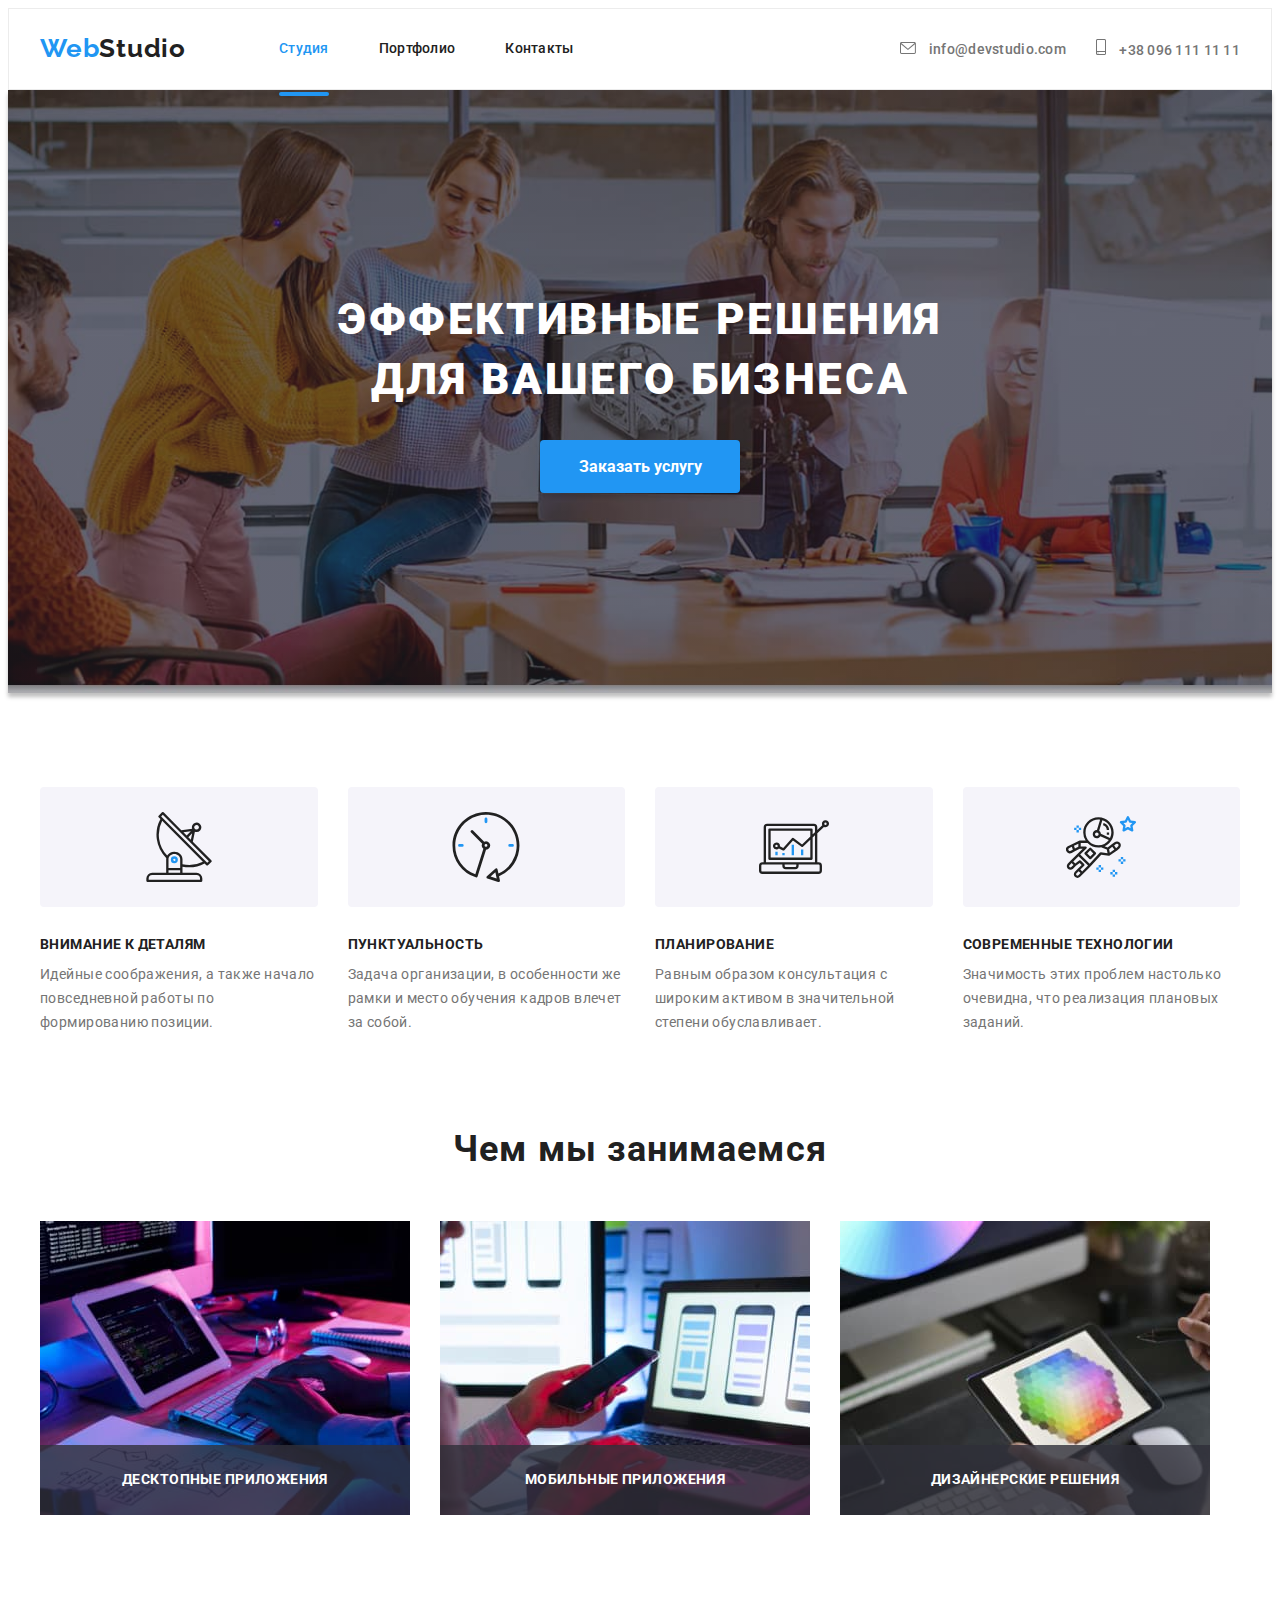
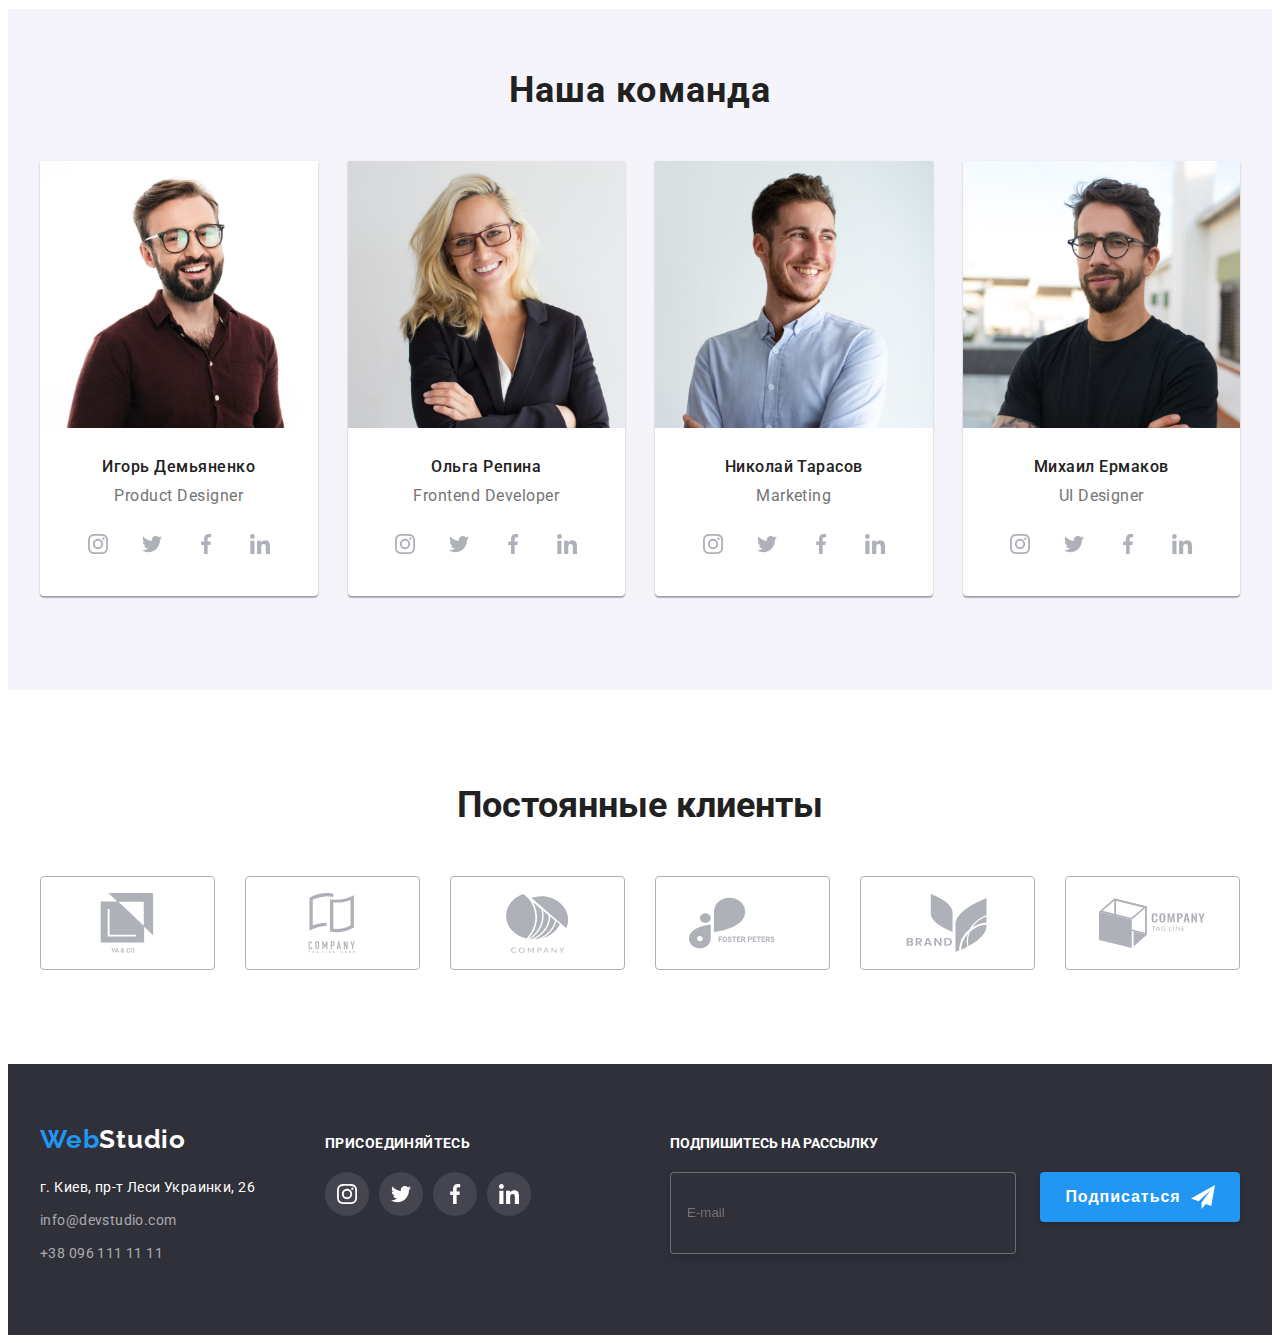
<file: index.html>
<!DOCTYPE html>
<html lang="ru">
  <head>
    <meta charset="UTF-8" />
    <meta http-equiv="X-UA-Compatible" content="IE=edge" />
    <meta name="viewport" content="width=device-width, initial-scale=1.0" />
    <link rel="preconnect" href="https://fonts.googleapis.com" />
    <link rel="preconnect" href="https://fonts.gstatic.com" crossorigin />
    <link
      href="https://fonts.googleapis.com/css2?family=Raleway:wght@700&family=Roboto:wght@400;500;700;900&display=swap"
      rel="stylesheet"
    />
    <title>Document</title>
    <link
      rel="stylesheet"
      href="https://cdnjs.cloudflare.com/ajax/libs/modern-normalize/1.1.0/modern-normalize.min.css"
      integrity="sha512-wpPYUAdjBVSE4KJnH1VR1HeZfpl1ub8YT/NKx4PuQ5NmX2tKuGu6U/JRp5y+Y8XG2tV+wKQpNHVUX03MfMFn9Q=="
      crossorigin="anonymous"
      referrerpolicy="no-referrer"
    />
    <link rel="stylesheet" href="./css/main.min.css" />
  </head>
  <body>
    <!--шапка сайта-->
    <header class="header">
      <div class="container header__list">
        <a class="logo link" href="./index.html" lang="en"
          >Web<span class="logo logo--black-color">Studio</span></a
        >
        <nav class="nav">
          <!-- logo-->

          <!--navigation-->
          <ul class="nav__list">
            <li class="nav__item">
              <a href="./index.html" class="nav__link link current">Студия</a>
            </li>
            <li class="nav__item">
              <a href="./portfolio.html" class="nav__link link">Портфолио</a>
            </li>
            <li class="nav__item">
              <a href="" class="nav__link link">Контакты</a>
            </li>
          </ul>
        </nav>

        <!--contacts-->
        <ul class="contacts">
          <li class="contacts__item">
            <a href="mailto:info@devstudio.com" class="contacts__mail link">
              <svg class="contacts__icon" width="16" height="12">
                <use href="./img/icons.svg#icon-mail"></use>
              </svg>
              info@devstudio.com</a
            >
          </li>
          <li class="contacts__item">
            <a href="tel:+380961111111" class="contacts__tel link">
              <svg class="contacts__icon" width="10" height="16">
                <use href="./img/icons.svg#icon-phone"></use>
              </svg>
              +38 096 111 11 11</a
            >
          </li>
        </ul>
        <!--mobile menu-->

        <button type="button" class="mob-btn" data-menu-button aria-controls="mob-header-nav">
          <svg width="24" height="16">
            <use class="icon-menu" href="./img/icons.svg#icon-menu-mob"></use>
            <use class="icon-cross" href="./img/symbol-close.svg#icon-Vector-close"></use>
          </svg>
        </button>

        <div class="mob-header-nav" data-menu id="mob-header-nav">
          <nav class="main-mob-nav">
            <ul class="nav-links mob-menu">
              <li class="nav-item mob-menu__nav-item">
                <a
                  class="link current mob-menu__nav-link mob-menu__nav-link--current"
                  href="index.html"
                  >Студия</a
                >
              </li>
              <li class="nav-item mob-menu__nav-item">
                <a class="link mob-menu__nav-link" href="./portfolio.html">Портфолио</a>
              </li>
              <li class="nav-item mob-menu__nav-item">
                <a class="link mob-menu__nav-link" href="/">Контакты</a>
              </li>
            </ul>
          </nav>
          <div class="mob-contact">
            <ul class="mob-contacts-links mob-conect">
              <li class="mob-link-item mob-conect__link-item">
                <a class="mob-contact-link mob-conect__tell-link list" href="tel:+380961111111">
                  +38 096 111 11 11</a
                >
              </li>
              <li class="link-item mob-conect__link-item">
                <a
                  class="mob-contact-link mob-conect__contact-link list"
                  href="mailto:info@devstudio.com"
                >
                  info@devstudio.com</a
                >
              </li>
            </ul>
            <ul class="mob-soc-list">
              <li class="mob-soc-item">
                <a class="mob-soc-link" href="#">Instagram</a>
              </li>
              <li class="mob-soc-item">
                <a class="mob-soc-link" href="#">Twitter</a>
              </li>
              <li class="mob-soc-item">
                <a class="mob-soc-link" href="#">Facebook</a>
              </li>
              <li class="mob-soc-item">
                <a class="mob-soc-link" href="#">LinkedIn</a>
              </li>
            </ul>
          </div>
        </div>
      </div>
    </header>
    <main>
      <!--hero blok-->
      <section class="hero-section centered">
        <div class="container flex">
          <h1 class="hero-title">Эффективные решения для вашего бизнеса</h1>
          <button type="button" class="hero-btn" data-modal-open>Заказать услугу</button>
        </div>
      </section>

      <!--specifics section-->

      <section class="section after-hero centered">
        <div class="container">
          <!--скрытый заголовок-->
          <h2 class="visually-hidden">Особенности</h2>

          <ul class="position-list">
            <li class="position-item">
              <div class="features-thumb">
                <svg class="features-icon" width="70" height="70">
                  <use href="./img/icons.svg#icon-antenna"></use>
                </svg>
              </div>
              <h3 class="subject">Внимание к деталям</h3>
              <p class="text">
                Идейные соображения, а также начало повседневной работы по формированию позиции.
              </p>
            </li>
            <li class="position-item">
              <div class="features-thumb">
                <svg class="features-icon" width="70" height="70">
                  <use href="./img/icons.svg#icon-clock"></use>
                </svg>
              </div>
              <h3 class="subject">Пунктуальность</h3>
              <p class="text">
                Задача организации, в особенности же рамки и место обучения кадров влечет за собой.
              </p>
            </li>
            <li class="position-item">
              <div class="features-thumb">
                <svg class="features-icon" width="70" height="70">
                  <use href="./img/icons.svg#icon-diagram"></use>
                </svg>
              </div>
              <h3 class="subject">Планирование</h3>
              <p class="text">
                Равным образом консультация с широким активом в значительной степени обуславливает.
              </p>
            </li>
            <li class="position-item">
              <div class="features-thumb">
                <svg class="features-icon" width="70" height="70">
                  <use href="./img/icons.svg#icon-astronaut"></use>
                </svg>
              </div>
              <h3 class="subject">Современные технологии</h3>
              <p class="text">
                Значимость этих проблем настолько очевидна, что реализация плановых заданий.
              </p>
            </li>
          </ul>
        </div>
      </section>

      <!-- what we do section -->
      <section class="what-do centered">
        <div class="container">
          <h2 class="heading">Чем мы занимаемся</h2>
          <ul class="products">
            <li class="pictures">
              <div class="pictures-text">
                <picture>
                  <source
                    srcset="./img/box1.jpg 1x, ./img/box-1-x2.jpg 2x"
                    media="(min-width: 1200px)"
                  />
                  <img src="./img/box1.jpg" alt="человек печатает на клавиатуре" width="740" />
                </picture>
                <p class="pictures-name">Десктопные приложения</p>
              </div>
            </li>
            <li class="pictures">
              <div class="pictures-text">
                <picture>
                  <source
                    srcset="./img/box2.jpg 1x, ./img/box-2-x2.jpg 2x"
                    media="(min-width: 1200px)"
                  />
                  <img
                    src="./img/box2.jpg"
                    alt="человек держит в руках телефон на фоне открытого ноутбука"
                    width="740"
                  />
                </picture>

                <p class="pictures-name">Мобильные приложения</p>
              </div>
            </li>

            <li class="pictures">
              <div class="pictures-text">
                <picture>
                  <source
                    srcset="./img/box3.jpg 1x, ./img/box3-x2.jpg 2x"
                    media="(min-width: 1200px)"
                  />
                  <img
                    src="./img/box3.jpg"
                    alt="человек выбирает стилусом на планшете палитру цветов"
                    width="740"
                  />
                </picture>

                <p class="pictures-name">Дизайнерские решения</p>
              </div>
            </li>
          </ul>
        </div>
      </section>

      <!--our team  -->
      <section class="section team">
        <div class="container centered">
          <h2 class="team-title">Наша команда</h2>
          <ul class="list team-card">
            <li class="photo-card">
              <picture>
                <source
                  srcset="./img/designer.jpg 1x, ./img/designer-x2.jpg 2x"
                  media="(min-width: 1200px)"
                />
                <source
                  srcset="./img/designer-tab.jpg 1x, ./img/designer-tab-x2.jpg 2x"
                  media="(min-width: 768px)"
                />
                <source
                  srcset="./img/designer-mob.jpg 1x, ./img/designer-mob-x2.jpg 2x"
                  media="(min-width: 320px)"
                />
                <img src="./img/designer.jpg" alt="фото сотрудника Игорь Демьяненко" width="900" />
              </picture>

              <div class="team-blok">
                <h3 class="name-title">Игорь Демьяненко</h3>
                <p lang="en" class="profession">Product Designer</p>
                <ul class="icon-list">
                  <li class="icon-link">
                    <a class="link-icon" href="">
                      <svg class="team-icon">
                        <use href="./img/icons.svg#icon-instagram"></use>
                      </svg>
                    </a>
                  </li>
                  <li class="icon-link">
                    <a class="link-icon" href="">
                      <svg class="team-icon">
                        <use href="./img/icons.svg#icon-twitter"></use>
                      </svg>
                    </a>
                  </li>
                  <li class="icon-link">
                    <a class="link-icon" href="">
                      <svg class="team-icon">
                        <use href="./img/icons.svg#icon-facebook"></use>
                      </svg>
                    </a>
                  </li>
                  <li class="icon-link">
                    <a class="link-icon" href="">
                      <svg class="team-icon">
                        <use href="./img/icons.svg#icon-linkedin"></use>
                      </svg>
                    </a>
                  </li>
                </ul>
              </div>
            </li>
            <li class="photo-card">
              <picture>
                <source
                  srcset="./img/developer.jpg 1x, ./img/developer-2x.jpg 2x"
                  media="(min-width: 1200px)"
                />
                <source
                  srcset="./img/developer-tab.jpg 1x, ./img/developer-tab-2x.jpg 2x"
                  media="(min-width: 768px)"
                />
                <source
                  srcset="./img/developer-mob.jpg 1x, ./img/developer-mob-2x.jpg 2x"
                  media="(min-width: 320px)"
                />
                <img src="./img/developer.jpg" alt="фото сотрудника Ольга Репина" width="900" />
              </picture>

              <div class="team-blok">
                <h3 class="name-title">Ольга Репина</h3>
                <p lang="en" class="profession">Frontend Developer</p>
                <ul class="icon-list">
                  <li class="icon-link">
                    <a class="link-icon" href="">
                      <svg class="team-icon">
                        <use href="./img/icons.svg#icon-instagram"></use>
                      </svg>
                    </a>
                  </li>
                  <li class="icon-link">
                    <a class="link-icon" href="">
                      <svg class="team-icon">
                        <use href="./img/icons.svg#icon-twitter"></use>
                      </svg>
                    </a>
                  </li>
                  <li class="icon-link">
                    <a class="link-icon" href="">
                      <svg class="team-icon">
                        <use href="./img/icons.svg#icon-facebook"></use>
                      </svg>
                    </a>
                  </li>
                  <li class="icon-link">
                    <a class="link-icon" href="">
                      <svg class="team-icon">
                        <use href="./img/icons.svg#icon-linkedin"></use>
                      </svg>
                    </a>
                  </li>
                </ul>
              </div>
            </li>
            <li class="photo-card">
              <div class="team-content"></div>
              <picture>
                <source
                  srcset="./img/marketing.jpg 1x, ./img/marketing-2x.jpg 2x"
                  media="(min-width: 1200px)"
                />
                <source
                  srcset="./img/marketing-tab.jpg 1x, ./img/marketing-tab-2x.jpg 2x"
                  media="(min-width: 768px)"
                />
                <source
                  srcset="./img/marketing-mob.jpg 1x, ./img/marketing-mob-2x.jpg 2x"
                  media="(min-width: 320px)"
                />
                <img src="./img/marketing.jpg" alt=" фото сотрудника Николай Тарасов" width="900" />
              </picture>

              <div class="team-blok">
                <h3 class="name-title">Николай Тарасов</h3>
                <p lang="en" class="profession">Marketing</p>
                <ul class="icon-list">
                  <li class="icon-link">
                    <a class="link-icon" href="">
                      <svg class="team-icon">
                        <use href="./img/icons.svg#icon-instagram"></use>
                      </svg>
                    </a>
                  </li>
                  <li class="icon-link">
                    <a class="link-icon" href="">
                      <svg class="team-icon">
                        <use href="./img/icons.svg#icon-twitter"></use>
                      </svg>
                    </a>
                  </li>
                  <li class="icon-link">
                    <a class="link-icon" href="">
                      <svg class="team-icon">
                        <use href="./img/icons.svg#icon-facebook"></use>
                      </svg>
                    </a>
                  </li>
                  <li class="icon-link">
                    <a class="link-icon" href="">
                      <svg class="team-icon">
                        <use href="./img/icons.svg#icon-linkedin"></use>
                      </svg>
                    </a>
                  </li>
                </ul>
              </div>
            </li>
            <li class="photo-card">
              <picture>
                <source
                  srcset="./img/uldesigner.jpg 1x, ./img/uidesigner-2x.jpg 2x"
                  media="(min-width: 1200px)"
                />
                <source
                  srcset="./img/uidesigner-tab.jpg 1x, ./img/uidesigner-tab-2x.jpg 2x"
                  media="(min-width: 768px)"
                />
                <source
                  srcset="./img/uidesigner-mob.jpg 1x, ./img/uidesigner-mob-2x.jpg 2x"
                  media="(min-width: 320px)"
                />
                <img src="./img/uldesigner.jpg" alt="фото сотрудника" width="900" />
              </picture>

              <div class="team-blok">
                <h3 class="name-title">Михаил Ермаков</h3>
                <p lang="en" class="profession">UI Designer</p>
                <ul class="icon-list">
                  <li class="icon-link">
                    <a class="link-icon" href="">
                      <svg class="team-icon">
                        <use href="./img/icons.svg#icon-instagram"></use>
                      </svg>
                    </a>
                  </li>
                  <li class="icon-link">
                    <a class="link-icon" href="">
                      <svg class="team-icon">
                        <use href="./img/icons.svg#icon-twitter"></use>
                      </svg>
                    </a>
                  </li>
                  <li class="icon-link">
                    <a class="link-icon" href="">
                      <svg class="team-icon">
                        <use href="./img/icons.svg#icon-facebook"></use>
                      </svg>
                    </a>
                  </li>
                  <li class="icon-link">
                    <a class="link-icon" href="">
                      <svg class="team-icon">
                        <use href="./img/icons.svg#icon-linkedin"></use>
                      </svg>
                    </a>
                  </li>
                </ul>
              </div>
            </li>
          </ul>
        </div>
      </section>

      <!--Clients-->
      <section class="clients">
        <div class="container">
          <h2 class="section-title">Постоянные клиенты</h2>
          <ul class="clients-list">
            <li class="clients-item">
              <a class="clients-link" href="">
                <svg class="clients-logo">
                  <use href="./img/icons.svg#icon-ya"></use>
                </svg>
              </a>
            </li>
            <li class="clients-item">
              <a class="clients-link" href="">
                <svg class="clients-logo">
                  <use href="./img/icons.svg#icon-taglinehere"></use>
                </svg>
              </a>
            </li>
            <li class="clients-item">
              <a class="clients-link" href="">
                <svg class="clients-logo">
                  <use href="./img/icons.svg#icon-company"></use>
                </svg>
              </a>
            </li>
            <li class="clients-item">
              <div class="clients-thumb">
                <a class="clients-link" href="">
                  <svg class="clients-logo">
                    <use href="./img/icons.svg#icon-foster"></use>
                  </svg>
                </a>
              </div>
            </li>
            <li class="clients-item">
              <a class="clients-link" href="">
                <svg class="clients-logo">
                  <use href="./img/icons.svg#icon-brand"></use>
                </svg>
              </a>
            </li>
            <li class="clients-item">
              <a class="clients-link" href="">
                <svg class="clients-logo">
                  <use href="./img/icons.svg#icon-tagline"></use>
                </svg>
              </a>
            </li>
          </ul>
        </div>
      </section>
    </main>

    <!--подвал-->
    <footer class="footer">
      <div class="container footer__list">
        <!--logo-->
        <div class="footer__container-blocks">
          <div class="adress">
            <a class="logo link" href="./index.html" lang="en"
              >Web<span class="logo logo--white-color">Studio</span></a
            >

            <!--ccontacts-->

            <address class="adress__list">
              <ul>
                <li class="adress__item">г. Киев, пр-т Леси Украинки, 26</li>
                <li class="adress__contacts">
                  <a href="mailto:info@devstudio.com" class="link adress__link"
                    >info@devstudio.com</a
                  >
                </li>
                <li class="adress__contacts">
                  <a href="tel:+380961111111" class="link adress__link">+38 096 111 11 11</a>
                </li>
              </ul>
            </address>
          </div>

          <div class="join">
            <p class="join__title">Присоединяйтесь</p>
            <ul class="social">
              <li class="social__item">
                <a class="social__link" href="">
                  <svg class="social__icon">
                    <use href="./img/icons.svg#icon-instagram"></use>
                  </svg>
                </a>
              </li>
              <li class="social__item">
                <a class="social__link" href="">
                  <svg class="social__icon">
                    <use href="./img/icons.svg#icon-twitter"></use>
                  </svg>
                </a>
              </li>
              <li class="social__item">
                <a class="social__link" href="">
                  <svg class="social__icon">
                    <use href="./img/icons.svg#icon-facebook"></use>
                  </svg>
                </a>
              </li>
              <li class="social__item">
                <a class="social__link" href="">
                  <svg class="social__icon">
                    <use href="./img/icons.svg#icon-linkedin"></use>
                  </svg>
                </a>
              </li>
            </ul>
          </div>
        </div>
        <div class="subscribe">
          <p class="subscribe__title">Подпишитесь на рассылку</p>
          <form class="subscribe__form">
            <div class="subscribe__lable">
              <label for="user-email"></label>
              <input
                type="email"
                name="email"
                id="user-email"
                placeholder="E-mail"
                class="subscribe__field"
              />
            </div>
            <button type="submit" class="subscribe__btn">
              Подписаться
              <svg class="subscribe__icon" width="24" height="24">
                <use href="./img/icons.svg#icon-telegram"></use>
              </svg>
            </button>
          </form>
        </div>
      </div>
    </footer>
    <div class="backdrop is-hidden" data-modal>
      <div class="modal">
        <button type="button" class="btn-modal" data-modal-close>
          <svg data-modal-close class="close-icon" width="11" height="11">
            <use href="./img/symbol-close.svg#icon-Vector-close"></use>
          </svg>
        </button>
        <p class="form-title">Оставьте свои данные, мы вам перезвоним</p>
        <form class="form">
          <div class="form-field">
            <label for="name" class="form-label">Имя</label>
            <div class="modal-input">
              <input type="text" name="name" id="name" class="form-input" />
              <svg class="icon-input" width="18" height="18">
                <use href="./img/icons.svg#icon-name-form"></use>
              </svg>
            </div>
          </div>
          <div class="form-field">
            <label for="tel" class="form-label">Телефон</label>
            <div class="modal-input">
              <input type="tel" name="tel" id="tel" class="form-input" />
              <svg class="icon-input" width="18" height="18">
                <use href="./img/icons.svg#icon-tel-form"></use>
              </svg>
            </div>
          </div>
          <div class="form-field">
            <label for="mail" class="form-label">Почта</label>
            <div class="modal-input">
              <input type="email" name="mail" id="mail" class="form-input" />
              <svg class="icon-input" width="18" height="18">
                <use href="./img/icons.svg#icon-mail-form"></use>
              </svg>
            </div>
          </div>
          <div class="form-field-comment">
            <label for="comment" class="form-label">Комментарий</label>
            <textarea
              class="form-input comment-area"
              name="comment"
              id="comment"
              rows="10"
              placeholder="Введите текст"
            ></textarea>
          </div>
          <div class="policy-checkbox">
            <label for="policy" class="form-label text-policy">
              <input type="checkbox" name="policy" id="policy" class="checkbox" />
              <span class="icon-check"></span>
              Соглашаюсь с рассылкой и принимаю
              <a href="" class="icon-check-link">Условия договора</a>
            </label>
          </div>

          <button class="submit-btn" type="submit">Отправить</button>
        </form>
      </div>
    </div>
    <script src="./js/modal.js"></script>
    <script src="./js/menu.js"></script>
  </body>
</html>
</file>
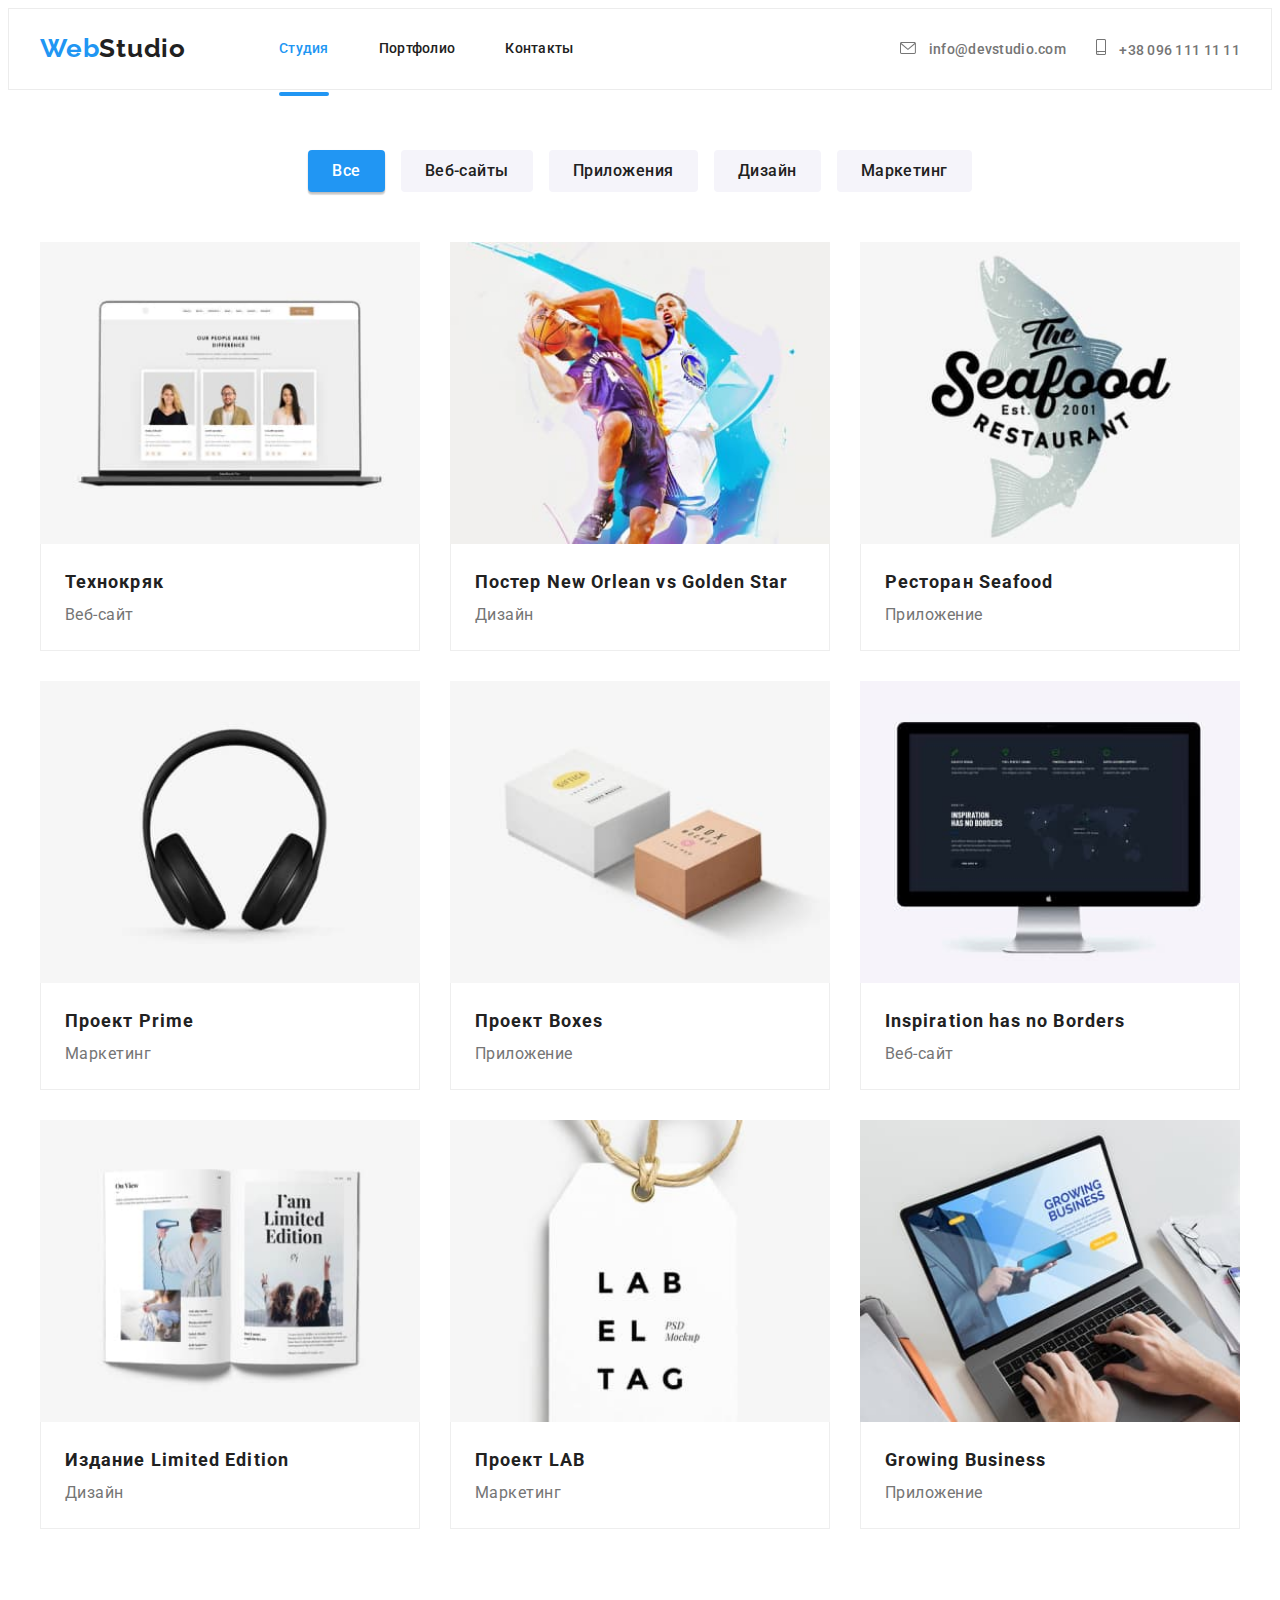
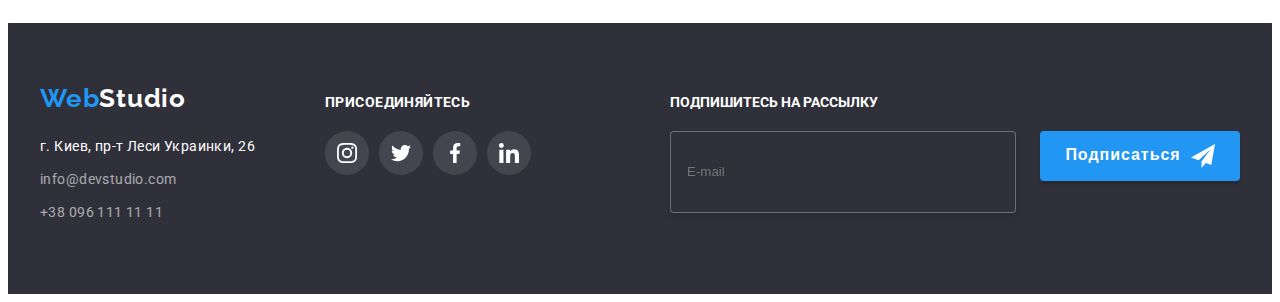
<file: portfolio.html>
<!DOCTYPE html>
<html lang="ru">
  <head>
    <meta charset="UTF-8" />
    <meta http-equiv="X-UA-Compatible" content="IE=edge" />
    <meta name="viewport" content="width=device-width, initial-scale=1.0" />
    <link rel="preconnect" href="https://fonts.googleapis.com" />
    <link rel="preconnect" href="https://fonts.gstatic.com" crossorigin />
    <link
      href="https://fonts.googleapis.com/css2?family=Raleway:wght@700&family=Roboto:wght@400;500;700;900&display=swap"
      rel="stylesheet"
    />
    <title>Document</title>
    <link
      rel="stylesheet"
      href="https://cdnjs.cloudflare.com/ajax/libs/modern-normalize/1.1.0/modern-normalize.min.css"
      integrity="sha512-wpPYUAdjBVSE4KJnH1VR1HeZfpl1ub8YT/NKx4PuQ5NmX2tKuGu6U/JRp5y+Y8XG2tV+wKQpNHVUX03MfMFn9Q=="
      crossorigin="anonymous"
      referrerpolicy="no-referrer"
    />
    <link rel="stylesheet" href="./css/main.min.css" />
  </head>
  <body>
    <!--шапка сайта-->
    <header class="header">
      <div class="container header__list">
        <a class="logo link" href="./index.html" lang="en"
          >Web<span class="logo logo--black-color">Studio</span></a
        >
        <nav class="nav">
          <!-- logo-->

          <!--navigation-->
          <ul class="nav__list">
            <li class="nav__item">
              <a href="./index.html" class="nav__link link current">Студия</a>
            </li>
            <li class="nav__item">
              <a href="./portfolio.html" class="nav__link link">Портфолио</a>
            </li>
            <li class="nav__item">
              <a href="" class="nav__link link">Контакты</a>
            </li>
          </ul>
        </nav>

        <!--contacts-->
        <ul class="contacts">
          <li class="contacts__item">
            <a href="mailto:info@devstudio.com" class="contacts__mail link">
              <svg class="contacts__icon" width="16" height="12">
                <use href="./img/icons.svg#icon-mail"></use>
              </svg>
              info@devstudio.com</a
            >
          </li>
          <li class="contacts__item">
            <a href="tel:+380961111111" class="contacts__tel link">
              <svg class="contacts__icon" width="10" height="16">
                <use href="./img/icons.svg#icon-phone"></use>
              </svg>
              +38 096 111 11 11</a
            >
          </li>
        </ul>
        <!--Mobile menu-->

        <button type="button" class="mob-btn" data-menu-button aria-controls="mob-header-nav">
          <svg width="24" height="16">
            <use class="icon-menu" href="./img/icons.svg#icon-menu-mob"></use>
            <use class="icon-cross" href="./img/symbol-close.svg#icon-Vector-close"></use>
          </svg>
        </button>

        <div class="mob-header-nav" data-menu id="mob-header-nav">
          <nav class="main-mob-nav">
            <ul class="nav-links mob-menu">
              <li class="nav-item mob-menu__nav-item">
                <a class="link current mob-menu__nav-link" href="index.html">Студия</a>
              </li>
              <li class="nav-item mob-menu__nav-item">
                <a
                  class="link mob-menu__nav-link mob-menu__nav-link--current"
                  href="./portfolio.html"
                  >Портфолио</a
                >
              </li>
              <li class="nav-item mob-menu__nav-item">
                <a class="link mob-menu__nav-link" href="/">Контакты</a>
              </li>
            </ul>
          </nav>
          <div class="mob-contact">
            <ul class="mob-contacts-links mob-conect">
              <li class="link-item mob-conect__link-item">
                <a class="mob-contact-link mob-conect__tell-link" href="mailto:info@devstudio.com">
                  info@devstudio.com</a
                >
              </li>
              <li class="mob-link-item mob-conect__link-item">
                <a class="mob-contact-link mob-conect__contact-link" href="tel:+380961111111">
                  +38 096 111 11 11</a
                >
              </li>
            </ul>
            <ul class="mob-soc-list">
              <li class="mob-soc-item">
                <a class="mob-soc-link" href="#">Instagram</a>
              </li>
              <li class="mob-soc-item">
                <a class="mob-soc-link" href="#">Twitter</a>
              </li>
              <li class="mob-soc-item">
                <a class="mob-soc-link" href="#">Facebook</a>
              </li>
              <li class="mob-soc-item">
                <a class="mob-soc-link" href="#">LinkedIn</a>
              </li>
            </ul>
          </div>
        </div>
      </div>
    </header>
    <main>
      <section class="portfolio section centered">
        <div class="container">
          <!--скрытый заголовок-->
          <h1 class="visually-hidden">Примеры работ</h1>
          <ul class="btn-list">
            <li class="item-btn">
              <button type="button" class="btn-portfolio current">Все</button>
            </li>
            <li class="item-btn">
              <button type="button" class="btn-portfolio">Веб-сайты</button>
            </li>
            <li class="item-btn">
              <button type="button" class="btn-portfolio">Приложения</button>
            </li>
            <li class="item-btn">
              <button type="button" class="btn-portfolio">Дизайн</button>
            </li>
            <li class="item-btn">
              <button type="button" class="btn-portfolio">Маркетинг</button>
            </li>
          </ul>

          <ul class="portfolio-cards">
            <li class="item-portfolio">
              <a class="portfolio-link" href="">
                <div class="portfolio-thumb">
                  <picture>
                    <source
                      srcset="./img/people.jpg 1x, ./img/people-2x.jpg 2x"
                      media="(min-width: 1200px)"
                    />
                    <source
                      srcset="./img/people-tab.jpg 1x, ./img/people-tab-2x.jpg 2x"
                      media="(min-width: 768px)"
                    />
                    <source
                      srcset="./img/people-mob.jpg 1x, ./img/people-mob-2x.jpg 2x"
                      media="(min-width: 320px)"
                    />
                    <img
                      src="./img/people.jpg"
                      alt="на экране ноутбука изображены фото людей"
                      width="900"
                    />
                  </picture>

                  <p class="portfolio-actions">
                    Ресурс предлагает комплексные предложения с разным уровнем функционала и
                    сервисов. Все это позволит посетителю получить исчерпывающие сведения о компании
                    или частном лице.
                  </p>
                </div>
                <div class="meta-blok">
                  <h2 class="cards-item">Технокряк</h2>
                  <p class="cards-text">Веб-сайт</p>
                </div>
              </a>
            </li>
            <li class="item-portfolio">
              <a class="portfolio-link" href="">
                <div class="portfolio-thumb">
                  <picture>
                    <source
                      srcset="./img/basketboll.jpg 1x, ./img/basketboll-2x.jpg 2x"
                      media="(min-width: 1200px)"
                    />
                    <source
                      srcset="./img/basket-tab.jpg 1x, ./img/basket-tab-2x.jpg 2x"
                      media="(min-width: 768px)"
                    />
                    <source
                      srcset="./img/basket-mob.jpg 1x, ./img/basket-mob-2x.jpg 2x"
                      media="(min-width: 320px)"
                    />
                    <img
                      src="./img/basketboll.jpg"
                      alt="два баскетболиста борятся за мяч"
                      width="900"
                    />
                  </picture>

                  <p class="portfolio-actions">
                    Ресурс предлагает комплексные предложения с разным уровнем функционала и
                    сервисов. Все это позволит посетителю получить исчерпывающие сведения о компании
                    или частном лице.
                  </p>
                </div>
                <div class="meta-blok">
                  <h2 class="cards-item">Постер New Orlean vs Golden Star</h2>
                  <p class="cards-text">Дизайн</p>
                </div>
              </a>
            </li>
            <li class="item-portfolio">
              <a class="portfolio-link" href="">
                <div class="portfolio-thumb">
                  <picture>
                    <source
                      srcset="./img/seafood.jpg 1x, ./img/seafood-2x.jpg 2x"
                      media="(min-width: 1200px)"
                    />
                    <source
                      srcset="./img/seafood-tab.jpg 1x, ./img/seafood-tab-2x.jpg 2x"
                      media="(min-width: 768px)"
                    />
                    <source
                      srcset="./img/seafood-mob.jpg 1x, ./img/seafood-mob-2x.jpg 2x"
                      media="(min-width: 320px)"
                    />
                    <img src="./img/seafood.jpg" alt="логотип рыбного ресторана" width="900" />
                  </picture>

                  <p class="portfolio-actions">
                    Ресурс предлагает комплексные предложения с разным уровнем функционала и
                    сервисов. Все это позволит посетителю получить исчерпывающие сведения о компании
                    или частном лице.
                  </p>
                </div>
                <div class="meta-blok">
                  <h2 class="cards-item">Ресторан Seafood</h2>
                  <p class="cards-text">Приложение</p>
                </div>
              </a>
            </li>
            <li class="item-portfolio">
              <a class="portfolio-link" href="">
                <div class="portfolio-thumb">
                  <picture>
                    <source
                      srcset="./img/headphones.jpg 1x, ./img/headphones-2x.jpg 2x"
                      media="(min-width: 1200px)"
                    />
                    <source
                      srcset="./img/headphones.jpg 1x, ./img/headphones-2x.jpg 2x"
                      media="(min-width: 768px)"
                    />
                    <source
                      srcset="./img/headphones-mob.jpg 1x, ./img/headphones-mob-2x.jpg 2x"
                      media="(min-width: 320px)"
                    />
                    <img src="./img/headphones.jpg" alt="наушники" width="900" />
                  </picture>

                  <p class="portfolio-actions">
                    Ресурс предлагает комплексные предложения с разным уровнем функционала и
                    сервисов. Все это позволит посетителю получить исчерпывающие сведения о компании
                    или частном лице.
                  </p>
                </div>
                <div class="meta-blok">
                  <h2 class="cards-item">Проект Prime</h2>
                  <p class="cards-text">Маркетинг</p>
                </div>
              </a>
            </li>
            <li class="item-portfolio">
              <a class="portfolio-link" href="">
                <div class="portfolio-thumb">
                  <picture>
                    <source
                      srcset="./img/boxes.jpg 1x, ./img/boxes-2x.jpg 2x"
                      media="(min-width: 1200px)"
                    />
                    <source
                      srcset="./img/boxes.jpg 1x, ./img/boxes-2x.jpg 2x"
                      media="(min-width: 768px)"
                    />
                    <source
                      srcset="./img/boxes-mob.jpg 1x, ./img/boxes-mob-2x.jpg 2x"
                      media="(min-width: 320px)"
                    />
                    <img src="./img/boxes.jpg" alt="две коробки" width="900" />
                  </picture>

                  <p class="portfolio-actions">
                    Ресурс предлагает комплексные предложения с разным уровнем функционала и
                    сервисов. Все это позволит посетителю получить исчерпывающие сведения о компании
                    или частном лице.
                  </p>
                </div>
                <div class="meta-blok">
                  <h2 class="cards-item">Проект Boxes</h2>
                  <p class="cards-text">Приложение</p>
                </div>
              </a>
            </li>
            <li class="item-portfolio">
              <a class="portfolio-link" href="">
                <div class="portfolio-thumb">
                  <picture>
                    <source
                      srcset="./img/monitor.jpg 1x, ./img/monitor-2x.jpg 2x"
                      media="(min-width: 1200px)"
                    />
                    <source
                      srcset="./img/monitor.jpg 1x, ./img/monitor-2x.jpg 2x"
                      media="(min-width: 768px)"
                    />
                    <source
                      srcset="./img/monitor-mob.jpg 1x, ./img/monitor-mob-2x.jpg 2x"
                      media="(min-width: 320px)"
                    />
                    <img src="./img/monitor.jpg" alt="монитор компьютера" width="900" />
                  </picture>

                  <p class="portfolio-actions">
                    Ресурс предлагает комплексные предложения с разным уровнем функционала и
                    сервисов. Все это позволит посетителю получить исчерпывающие сведения о компании
                    или частном лице.
                  </p>
                </div>
                <div class="meta-blok">
                  <h2 class="cards-item">Inspiration has no Borders</h2>
                  <p class="cards-text">Веб-сайт</p>
                </div>
              </a>
            </li>
            <li class="item-portfolio">
              <a class="portfolio-link" href="">
                <div class="portfolio-thumb">
                  <picture>
                    <source
                      srcset="./img/magazine.jpg 1x, ./img/magazine-2x.jpg 2x"
                      media="(min-width: 1200px)"
                    />
                    <source
                      srcset="./img/magazine-tab.jpg 1x, ./img/magazine-tab-2x.jpg 2x"
                      media="(min-width: 768px)"
                    />
                    <source
                      srcset="./img/magazine-mob.jpg 1x, ./img/magazine-mob-2x.jpg 2x"
                      media="(min-width: 320px)"
                    />
                    <img src="./img/magazine.jpg" alt="открытый журнал" width="900" />
                  </picture>

                  <p class="portfolio-actions">
                    Ресурс предлагает комплексные предложения с разным уровнем функционала и
                    сервисов. Все это позволит посетителю получить исчерпывающие сведения о компании
                    или частном лице.
                  </p>
                </div>
                <div class="meta-blok">
                  <h2 class="cards-item">Издание Limited Edition</h2>
                  <p class="cards-text">Дизайн</p>
                </div>
              </a>
            </li>
            <li class="item-portfolio">
              <a class="portfolio-link" href=""
                ><div class="portfolio-thumb">
                  <picture>
                    <source
                      srcset="./img/tag.jpg 1x, ./img/tag-2x.jpg 2x"
                      media="(min-width: 1200px)"
                    />
                    <source
                      srcset="./img/tag-tab.jpg 1x, ./img/tag-tab-2x.jpg 2x"
                      media="(min-width: 768px)"
                    />
                    <source
                      srcset="./img/tag-mob.jpg 1x, ./img/tag-mob-2x.jpg 2x"
                      media="(min-width: 320px)"
                    />
                    <img src="./img/tag.jpg" alt="бирка с логотипом компании" width="900" />
                  </picture>

                  <p class="portfolio-actions">
                    Ресурс предлагает комплексные предложения с разным уровнем функционала и
                    сервисов. Все это позволит посетителю получить исчерпывающие сведения о компании
                    или частном лице.
                  </p>
                </div>
                <div class="meta-blok">
                  <h2 class="cards-item">Проект LAB</h2>
                  <p class="cards-text">Маркетинг</p>
                </div>
              </a>
            </li>
            <li class="item-portfolio">
              <a class="portfolio-link" href=""
                ><div class="portfolio-thumb">
                  <picture>
                    <source
                      srcset="./img/laptop.jpg 1x, ./img/laptop-2x.jpg 2x"
                      media="(min-width: 1200px)"
                    />
                    <source
                      srcset="./img/laptop-tab.jpg 1x, ./img/laptop-tab-2x.jpg 2x"
                      media="(min-width: 768px)"
                    />
                    <source
                      srcset="./img/laptop-mob.jpg 1x, ./img/laptop-mob-2x.jpg 2x"
                      media="(min-width: 320px)"
                    />
                    <img
                      src="./img/laptop.jpg"
                      alt="человек печатает на клавиатуре ноутбука"
                      width="900"
                    />
                  </picture>

                  <p class="portfolio-actions">
                    Ресурс предлагает комплексные предложения с разным уровнем функционала и
                    сервисов. Все это позволит посетителю получить исчерпывающие сведения о компании
                    или частном лице.
                  </p>
                </div>
                <div class="meta-blok">
                  <h2 class="cards-item">Growing Business</h2>
                  <p class="cards-text">Приложение</p>
                </div>
              </a>
            </li>
          </ul>
        </div>
      </section>
    </main>
    <!--подвал-->
    <footer class="footer">
      <div class="container footer__list">
        <!--logo-->
        <div class="footer__container-blocks">
          <div class="adress">
            <a class="logo link" href="./index.html" lang="en"
              >Web<span class="logo logo--white-color">Studio</span></a
            >

            <!--ccontacts-->

            <address class="adress__list">
              <ul>
                <li class="adress__item">г. Киев, пр-т Леси Украинки, 26</li>
                <li class="adress__contacts">
                  <a href="mailto:info@devstudio.com" class="link adress__link"
                    >info@devstudio.com</a
                  >
                </li>
                <li class="adress__contacts">
                  <a href="tel:+380961111111" class="link adress__link">+38 096 111 11 11</a>
                </li>
              </ul>
            </address>
          </div>

          <div class="join">
            <p class="join__title">Присоединяйтесь</p>
            <ul class="social">
              <li class="social__item">
                <a class="social__link" href="">
                  <svg class="social__icon">
                    <use href="./img/icons.svg#icon-instagram"></use>
                  </svg>
                </a>
              </li>
              <li class="social__item">
                <a class="social__link" href="">
                  <svg class="social__icon">
                    <use href="./img/icons.svg#icon-twitter"></use>
                  </svg>
                </a>
              </li>
              <li class="social__item">
                <a class="social__link" href="">
                  <svg class="social__icon">
                    <use href="./img/icons.svg#icon-facebook"></use>
                  </svg>
                </a>
              </li>
              <li class="social__item">
                <a class="social__link" href="">
                  <svg class="social__icon">
                    <use href="./img/icons.svg#icon-linkedin"></use>
                  </svg>
                </a>
              </li>
            </ul>
          </div>
        </div>
        <div class="subscribe">
          <p class="subscribe__title">Подпишитесь на рассылку</p>
          <form class="subscribe__form">
            <div class="subscribe__lable">
              <label for="user-email"></label>
              <input
                type="email"
                name="email"
                id="user-email"
                placeholder="E-mail"
                class="subscribe__field"
              />
            </div>
            <button type="submit" class="subscribe__btn">
              Подписаться
              <svg class="subscribe__icon" width="24" height="24">
                <use href="./img/icons.svg#icon-telegram"></use>
              </svg>
            </button>
          </form>
        </div>
      </div>
    </footer>
    <script src="./js/menu.js"></script>
  </body>
</html>
</file>
<file: css/main.min.css>
:root{--main-color: #ffffff;--hero-color: #2f303a;--footer-color: #2f303a;--active-link-color: #2196f3;--first-btn-color: #2196f3;--second-btn-color: #f5f4fa;--title-color: #212121;--main-contente-color: #e5e5e5;--text-color: #757575}body{font-family:Roboto,Raleway,sans-serif;color:#e5e5e5}.list{padding:0;margin:0;list-style:none}.link{text-decoration:none}.visually-hidden{position:absolute;white-space:nowrap;width:1px;height:1px;overflow:hidden;border:0;padding:0;clip:rect(0 0 0 0);clip-path:inset(50%);margin:-1px}ul{list-style-type:none;margin-top:0;margin-bottom:0;padding-left:0}.container{width:1200px;margin-left:auto;margin-right:auto;padding-left:15px;padding-right:15px;padding-top:0px;padding-bottom:0px}@media screen and (max-width: 479px){.container{width:100%}}@media screen and (min-width: 480px){.container{max-width:480px;position:relative}}@media screen and (min-width: 768px){.container{max-width:768px}}@media screen and (min-width: 1200px){.container{max-width:1200px}}.centered{text-align:center}.section{padding-top:60px}img{display:block;width:100%;max-width:100%;height:auto}.header{background-color:var(--main-color);border:1px solid #ececec}.header__list{display:flex;align-items:center}.logo{font-family:"Raleway",sans-serif;font-style:normal;font-weight:700;font-size:24px;line-height:1.16;letter-spacing:.03em;color:var(--active-link-color);padding-top:16px;padding-bottom:16px}@media screen and (min-width: 1200px){.logo{font-size:26px;line-height:1.19;padding-top:24px;padding-bottom:25px}}.logo--black-color{color:var(--title-color)}.logo--white-color{color:var(--main-color)}.logo--black-mob{color:var(--title-color)}.nav{display:none}@media screen and (min-width: 768px){.nav{display:flex;align-items:center}}.nav__list{display:flex;margin-bottom:0;padding:0;margin-left:93px}.nav__link{position:relative;font-weight:500;font-size:14px;line-height:1.14;letter-spacing:.02em;color:var(--title-color);transition:color 250ms cubic-bezier(0.4, 0, 0.2, 1)}.nav__link:hover,.nav__link:focus{color:var(--active-link-color)}.nav__link.current::after{content:"";width:100%;height:4px;background:var(--active-link-color);border-radius:2px;position:absolute;bottom:-4px}@media screen and (min-width: 768px){.nav__link.current::after{bottom:-7px}}.nav__item .link{display:flex;padding-top:32px;padding-bottom:32px}.nav__item:not(:last-child){margin-right:50px}.current{color:var(--active-link-color)}.contacts{margin-left:auto;display:none}@media screen and (min-width: 768px){.contacts{display:flex;flex-direction:column;margin-left:auto}}@media screen and (min-width: 1200px){.contacts{display:flex;margin-left:auto;flex-direction:row;padding:0}}@media screen and (min-width: 768px){.contacts__item{margin-bottom:10px}.contacts__item:not(:first-child){margin-bottom:0}}@media screen and (min-width: 1200px){.contacts__item{align-items:center;margin-bottom:0}.contacts__item:not(:last-child){margin-right:30px}}.contacts__icon{margin-bottom:0;margin-right:10px;fill:currentColor;align-self:center}.contacts__tel,.contacts__mail{font-weight:500;font-size:12px;line-height:1.16;letter-spacing:.02em;color:var(--text-color);transition:color 250ms cubic-bezier(0.4, 0, 0.2, 1)}@media screen and (min-width: 1200px){.contacts__tel,.contacts__mail{font-size:14px;line-height:1.14;padding-top:32px;padding-bottom:32px}}.contacts__tel:hover,.contacts__tel:focus{color:var(--active-link-color)}.contacts__mail:hover,.contacts__mail:focus{color:var(--active-link-color)}@media screen and (min-width: 768px){.contacts__mail{padding-top:21px}}@media screen and (min-width: 1200px){.contacts__mail{padding-top:32px}}@media screen and (min-width: 768px){.contacts__tel{padding-bottom:21px}}@media screen and (min-width: 1200px){.contacts__tel{padding-bottom:32px}}.mob-header-nav{background-color:var(--main-color);width:100%;height:100vh;display:none;flex-wrap:wrap;align-content:space-between;position:absolute;top:0;left:0;z-index:1;flex-direction:column;padding:40px;overflow-y:scroll;transition:transform 250ms,opacity 250ms linear}@media screen and (min-width: 768px){.mob-header-nav{display:none}}.mob-btn{width:40px;height:40px;position:absolute;top:0;right:0px;padding:8px;margin-right:10px;margin-top:15px;background-color:rgba(0,0,0,0);border:0;z-index:2;cursor:pointer;transition:fill 250ms cubic-bezier(0.4, 0, 0.2, 1)}.mob-btn:hover,.mob-btn:focus{fill:var(--active-link-color)}.icon-menu{transition:fill 250ms cubic-bezier(0.4, 0, 0.2, 1)}.icon-cross{fill:#000;transition:fill 250ms cubic-bezier(0.4, 0, 0.2, 1)}.icon-menu:hover,.icon-menu:focus{fill:var(--active-link-color)}.icon-cross:hover,.icon-cross:focus{fill:var(--active-link-color)}.mob-btn .icon-cross{display:none}.mob-btn.is-open .icon-cross{display:block}.mob-btn.is-open .icon-menu{display:none}.main-mob-nav{padding:0;margin:0;width:100%}.mob-menu__nav-item:not(:last-child){margin-bottom:32px}body.menu-open{overflow:hidden}.mob-menu{display:block;margin:0;padding:0}.mob-header-nav.is-open{display:flex;transition:250ms ease;flex-direction:row;overflow-y:scroll}@media screen and (min-width: 768px){.mob-header-nav.is-open{display:none}}.mob-menu__nav-link{font-weight:500;font-size:40px;line-height:47px;text-align:center;letter-spacing:.02em;color:var(--title-color);transition:color 250ms cubic-bezier(0.4, 0, 0.2, 1)}.mob-menu__nav-link:hover,.mob-menu__nav-link:focus{color:var(--active-link-color)}.mob-menu__nav-link--current{color:var(--active-link-color)}.mob-contact{padding:0;margin-left:0;margin-top:auto}.mob-conect{padding:0;margin:0}.mob-conect__link-item:not(:last-child){margin-bottom:32px}.mob-conect__tell-link{font-weight:500;font-size:25px;line-height:1.17;letter-spacing:.02em;color:var(--text-color);text-decoration:none;transition:color 250ms cubic-bezier(0.4, 0, 0.2, 1)}.mob-conect__tell-link:hover,.mob-conect__tell-link:focus{color:var(--active-link-color)}@media screen and (min-width: 480px){.mob-conect__tell-link{font-size:34px}}.mob-conect__contact-link{font-weight:500;font-size:24px;line-height:1.16;letter-spacing:.02em;color:var(--text-color);text-decoration:none;transition:color 250ms cubic-bezier(0.4, 0, 0.2, 1)}.mob-conect__contact-link:hover,.mob-conect__contact-link:focus{color:var(--active-link-color)}.mob-soc-list{display:flex;padding:0;flex-wrap:wrap;margin-top:64px}.mob-soc-item{padding:5px 10px}.mob-soc-item:not(:last-child){border-right:1px solid rgba(33,33,33,.2)}.mob-soc-link{font-weight:500;font-size:18px;line-height:1.2222222222;letter-spacing:.02em;color:var(--active-link-color)}@media screen and (min-width: 768px){.mob-btn,.mob-menu,.mob-header-nav{display:none}}@media screen and (min-width: 320px){.mob-btn{width:40px;height:40px;position:absolute;top:0;right:0px;background-color:rgba(0,0,0,0);border:0;z-index:2}}.hero-section{text-align:center;background-color:#c4c4c4;background-image:linear-gradient(to right, rgba(47, 48, 58, 0.4), rgba(47, 48, 58, 0.4)),url(../img/hero-img-mob.jpg);background-size:cover;background-position:center;background-repeat:no-repeat;margin-left:auto;margin-right:auto;max-width:100%;padding:118px 0}@media(min-devaice-pixel-ratio: 2),(min-resalution: 192dpi),(min-resalution: 2dppx){.hero-section{background-image:linear-gradient(to right, rgba(47, 48, 58, 0.4), rgba(47, 48, 58, 0.4)),url(../img/hero-mobile-img.jpg)}}@media screen and (min-width: 768px){.hero-section{max-width:100%;background-image:linear-gradient(to right, rgba(47, 48, 58, 0.4), rgba(47, 48, 58, 0.4)),url(../img/hero-img-tablet.jpg)}}@media screen and (min-width: 768px)and (min-devaice-pixel-ratio: 2),screen and (min-width: 768px)and (min-resalution: 192dpi),screen and (min-width: 768px)and (min-resalution: 2dppx){.hero-section{background-image:linear-gradient(to right, rgba(47, 48, 58, 0.4), rgba(47, 48, 58, 0.4)),url(../img/hero-tab-img.jpg)}}@media screen and (min-width: 1200px){.hero-section{background-image:linear-gradient(to right, rgba(47, 48, 58, 0.4), rgba(47, 48, 58, 0.4)),url(../img/working.jpg);max-width:1600px;padding:200px 0;box-shadow:0px 4px 4px rgba(0,0,0,.25)}}@media screen and (min-width: 1200px)and (min-devaice-pixel-ratio: 2),screen and (min-width: 1200px)and (min-resalution: 192dpi),screen and (min-width: 1200px)and (min-resalution: 2dppx){.hero-section{background-image:linear-gradient(to right, rgba(47, 48, 58, 0.4), rgba(47, 48, 58, 0.4)),url(../img/desktop-img.jpg)}}@media screen and (min-width: 768px){.container.flex{width:480px}}@media screen and (min-width: 1200px){.container.flex{width:696px}}.hero-title{margin-top:0;margin-bottom:30px;max-width:100%;font-weight:900;font-size:26px;line-height:1.6;letter-spacing:.06em;text-transform:uppercase;color:var(--main-color)}@media screen and (min-width: 1200px){.hero-title{font-size:44px;line-height:1.36}}.hero-btn{font-family:inherit;font-weight:700;font-size:16px;line-height:1.85;color:var(--main-color);cursor:pointer;background-color:var(--first-btn-color);border-color:rgba(0,0,0,0);box-shadow:0px 4px 4px rgba(0,0,0,.15);border-radius:4px;padding:10px 32px;min-width:200px;transition:background-color 250ms cubic-bezier(0.4, 0, 0.2, 1),box-shadow 250ms cubic-bezier(0.4, 0, 0.2, 1)}.hero-btn:hover,.hero-btn:focus{background-color:#188ce8;box-shadow:0px 4px 4px rgba(0,0,0,.15);border-radius:4px}.hidden{visibility:hidden;margin-top:0}.after-hero{padding-top:60px;padding-bottom:60px}@media screen and (min-width: 1200px){.after-hero{padding-top:94px;padding-bottom:94px}}.position-list{margin-bottom:0;display:flex;flex-wrap:wrap;gap:30px}.position-item{width:100%}@media screen and (min-width: 768px){.position-item{width:calc((100% - 30px)/2);text-align:left}}@media screen and (min-width: 1200px){.position-item{width:calc((100% - 90px)/4);text-align:left}}.features-thumb{display:flex;height:120px;margin-bottom:30px;background-color:var(--second-btn-color);border-radius:4px;justify-content:center;align-items:center}.subject{margin-top:0;margin-bottom:10px;font-weight:700;font-size:14px;line-height:1.14;letter-spacing:.03em;text-transform:uppercase;color:var(--title-color);text-align:center}@media screen and (min-width: 768px){.subject{text-align:left}}@media screen and (min-width: 1200px){.subject{text-align:left}}.text{font-size:14px;line-height:1.71;letter-spacing:.03em;color:var(--text-color);text-align:left;margin:0}@media screen and (min-width: 320px){.what-do{display:none}}@media screen and (min-width: 480px){.what-do{display:none}}@media screen and (min-width: 768px){.what-do{display:none}}@media screen and (min-width: 1200px){.what-do{display:flex;padding-bottom:94px}}.products{margin-bottom:0;display:flex;gap:30px}.heading{margin-top:0;margin-bottom:50px;font-weight:700;font-size:36px;line-height:1.16;text-align:center;letter-spacing:.03em;color:var(--title-color)}.pictures-text{position:relative}.pictures-name{font-weight:700;font-size:14px;line-height:1.14;text-align:center;letter-spacing:.03em;text-transform:uppercase;color:var(--main-color);background-color:rgba(47,48,58,.8);margin:0;position:absolute;display:flex;align-items:center;justify-content:center;left:0;bottom:0;width:100%;min-height:70px}.team{background-color:var(--second-btn-color);padding-bottom:60px}@media screen and (min-width: 1200px){.team{padding-bottom:94px}}.team-card{display:flex;flex-wrap:wrap;gap:30px}.team-title{margin-top:0;margin-bottom:30px;font-weight:700;font-size:28px;line-height:1.17;text-align:center;letter-spacing:.03em;color:var(--title-color)}@media screen and (min-width: 1200px){.team-title{margin-bottom:50px;font-size:36px;line-height:1.17}}.team-blok{padding:30px}.team-icon{width:20px;height:20px;fill:#afb1b8}.icon-list .link-icon:hover .team-icon{fill:var(--main-color)}.icon-list .link-icon:focus .team-icon{fill:var(--main-color)}.photo-card{background-color:var(--main-color);box-shadow:0px 1px 3px rgba(0,0,0,.12),0px 1px 1px rgba(0,0,0,.14),0px 2px 1px rgba(0,0,0,.2);border-radius:0px 0px 4px 4px;width:100%}@media screen and (min-width: 768px){.photo-card{width:calc((100% - 30px)/2)}}@media screen and (min-width: 1200px){.photo-card{width:calc((100% - 90px)/4)}}.name-title{font-weight:500;font-size:16px;line-height:1.18;text-align:center;letter-spacing:.03em;color:var(--title-color);margin:0;margin-bottom:10px}.profession{font-size:16px;line-height:1.18;text-align:center;letter-spacing:.03em;color:var(--text-color);margin:0;margin-bottom:16px}.icon-list{display:flex;text-align:center;justify-content:center}.icon-list .icon-link+.icon-link{margin-left:10px}.link-icon{display:flex;justify-content:center;align-items:center;width:44px;height:44px;background-color:var(--white-color);border-radius:50%;transition:background-color 250ms cubic-bezier(0.4, 0, 0.2, 1),color 250ms cubic-bezier(0.4, 0, 0.2, 1)}.link-icon:hover,.link-icon:focus{background-color:var(--active-link-color)}.section-title{color:var(--title-color);margin-top:0;margin-bottom:30px;font-weight:700;font-size:28px;line-height:1.17;text-align:center}@media screen and (min-width: 1200px){.section-title{margin-bottom:50px;font-size:36px}}.clients{padding-top:60px;padding-bottom:60px}@media screen and (min-width: 1200px){.clients{padding-top:94px;padding-bottom:94px}}.clients-list{display:flex;flex-wrap:wrap;gap:30px}.clients-item{width:calc((100% - 30px)/2);text-align:center}@media screen and (min-width: 768px){.clients-item{width:calc((100% - 60px)/3);text-align:center}}@media screen and (min-width: 1200px){.clients-item{width:calc((100% - 150px)/6)}}.clients-link{display:flex;outline:rgba(0,0,0,0);justify-content:center;align-items:center;height:92px;margin-right:0;border:1px solid #afb1b8;border-radius:4px;transition:border-color 250ms cubic-bezier(0.4, 0, 0.2, 1),color 250ms cubic-bezier(0.4, 0, 0.2, 1)}.clients-link:hover,.clients-link:focus{border:1px solid var(--active-link-color);border-radius:4px}.clients-logo{width:106px;height:60px;fill:#afb1b8;transition:color 250ms cubic-bezier(0.4, 0, 0.2, 1)}.clients-list .clients-link:hover .clients-logo,.clients-list .clients-link:focus .clients-logo{fill:var(--active-link-color)}.btn-portfolio{font-family:inherit;font-weight:500;font-size:16px;line-height:1.62;text-align:center;border-color:rgba(0,0,0,0);letter-spacing:.03em;color:var(--title-color);background-color:var(--second-btn-color);cursor:pointer;border-radius:4px;padding:6px 22px;display:inline-block;transition:color 250ms cubic-bezier(0.4, 0, 0.2, 1),background-color 250ms cubic-bezier(0.4, 0, 0.2, 1),box-shadow 250ms cubic-bezier(0.4, 0, 0.2, 1)}.btn-portfolio:hover,.btn-portfolio:focus{color:var(--main-color);background-color:var(--first-btn-color);box-shadow:0px 3px 1px rgba(0,0,0,.1),0px 1px 2px rgba(0,0,0,.08),0px 2px 2px rgba(0,0,0,.12);border-radius:4px}.btn-list{display:flex;flex-wrap:wrap;gap:15px 8px;margin-bottom:40px}@media screen and (min-width: 768px){.btn-list{margin-bottom:30px;justify-content:center}}@media screen and (min-width: 1200px){.btn-list{margin-bottom:50px;justify-content:center}}@media screen and (min-width: 1200px){.item-btn{margin-right:8px}.item-btn:nth-child(5n){margin-right:0}}.btn-list .current{background:#2196f3;color:var(--main-color);box-shadow:0px 3px 1px rgba(0,0,0,.1),0px 1px 2px rgba(0,0,0,.08),0px 2px 2px rgba(0,0,0,.12);border-radius:4px}.portfolio{padding-bottom:60px}@media screen and (min-width: 1200px){.portfolio{padding-bottom:94px}}.portfolio-link{display:flex;height:100%;text-decoration:none;flex-direction:column;box-shadow:none;transition:box-shadow 250ms cubic-bezier(0.4, 0, 0.2, 1)}.portfolio-link:hover,.portfolio-link:focus{box-shadow:0px 1px 1px rgba(0,0,0,.12),0px 4px 4px rgba(0,0,0,.06),1px 4px 6px rgba(0,0,0,.16)}.portfolio-cards{display:flex;flex-wrap:wrap;background-color:var(--main-color);gap:30px}.portfolio-thumb{position:relative;overflow:hidden}.portfolio-thumb::before{display:inline-block;position:absolute;content:"";width:100%;height:100%;opacity:0}.portfolio-link:hover .portfolio-thumb::before{opacity:1}.item-portfolio{text-align:left;width:370px;cursor:pointer}@media screen and (min-width: 768px){.item-portfolio{width:calc((100% - 30px)/2)}}@media screen and (min-width: 1200px){.item-portfolio{width:calc((100% - 60px)/3)}}.meta-blok{padding:20px 24px;border-right:1px solid #eee;border-bottom:1px solid #eee;border-left:1px solid #eee;flex-grow:1}.cards-item{font-weight:700;font-size:18px;line-height:2;letter-spacing:.06em;color:var(--title-color);margin:0}.cards-text{font-size:16px;line-height:1.88;letter-spacing:.03em;color:var(--text-color);margin:0}.portfolio-actions{position:absolute;top:0;left:0;overflow:auto;width:100%;height:100%;padding:63px 24px;margin:0;opacity:0;font-size:18px;line-height:1.55;letter-spacing:.03em;color:var(--main-color);background-color:rgba(33,150,243,.9);transform:translateY(100%);transition:transform 250ms cubic-bezier(0.4, 0, 0.2, 1),opacity 250ms cubic-bezier(0.4, 0, 0.2, 1)}.portfolio-link:hover .portfolio-actions{opacity:1}.item-portfolio:hover .portfolio-actions{transform:translateY(0)}.portfolio-link:focus .portfolio-actions{transform:translateY(0);opacity:1}.footer{background-color:var(--footer-color);padding-top:60px;padding-bottom:60px}.footer__list{text-align:center}@media screen and (min-width: 1200px){.footer__list{display:flex;align-items:baseline;justify-content:center}}@media screen and (min-width: 768px){.footer__container-blocks{display:flex;justify-content:center;align-items:baseline;margin-bottom:60px;margin-right:auto}}@media screen and (min-width: 768px)and (min-width: 1200px){.footer__container-blocks{margin-bottom:0}}.adress{font-size:14px;line-height:1.71;letter-spacing:.03em;color:var(--main-color);margin-bottom:60px}@media screen and (min-width: 768px){.adress{margin-right:165px;margin-bottom:0}}@media screen and (min-width: 1200px){.adress{margin-right:70px;margin-bottom:0;text-align:left}}.adress__list{font-style:normal;margin-top:20px}.adress__item{margin-right:auto;margin-bottom:9px}.adress__contacts{margin-bottom:9px}.adress__link{font-size:14px;line-height:1.71;letter-spacing:.03em;color:rgba(255,255,255,.6);transition:color 250ms cubic-bezier(0.4, 0, 0.2, 1)}.adress__link:hover,.adress__link:focus{color:var(--active-link-color)}.join{flex-direction:row}@media screen and (min-width: 1200px){.join{margin-right:auto;margin-bottom:0%}}.join__title{margin-top:0;margin-bottom:20px;font-weight:700;font-size:14px;line-height:1.14;letter-spacing:.03em;text-transform:uppercase;color:var(--main-color)}@media screen and (min-width: 1200px){.join__title{text-align:left}}.social{display:flex;justify-content:center}@media screen and (min-width: 1200px){.social{display:flex}}.social__icon{width:20px;height:20px;fill:var(--main-color)}.social__link{display:flex;justify-content:center;align-items:center;width:44px;height:44px;background-color:rgba(255,255,255,.1);border-radius:50%;transition:background-color 250ms cubic-bezier(0.4, 0, 0.2, 1)}.social__link:hover,.social__link:focus{background-color:var(--active-link-color)}.social .social__item+.social__item{margin-left:10px}@media screen and (max-width: 1199px){.subscribe{margin-top:60px}}.subscribe__form{margin-left:auto}@media screen and (min-width: 1200px){.subscribe__form{display:flex}}.subscribe__title{display:block;font-size:14px;line-height:1.14;font-weight:700;text-transform:uppercase;margin-bottom:20px;margin-top:0;color:var(--main-color)}@media screen and (min-width: 1200px){.subscribe__title{text-align:left}}.subscribe__lable{width:100%}@media screen and (min-width: 480px)and (max-width: 1199px){.subscribe__lable{width:450px}}@media screen and (min-width: 768px){.subscribe__lable{width:100%;align-items:center;justify-content:center;display:flex}}@media screen and (min-width: 1200px){.subscribe__lable{width:358px;margin-right:12px;margin-bottom:0}}.subscribe__field{color:rgba(255,255,255,.6);width:100%;height:50px;padding:15px 16px;border-radius:4px;border:1px solid rgba(255,255,255,.3);filter:drop-shadow(0px 4px 4px rgba(0, 0, 0, 0.15));background-color:var(--footer-color);margin-bottom:20px}@media screen and (min-width: 768px){.subscribe__field{width:450px}}@media screen and (min-width: 1200px){.subscribe__field{width:358px;margin-right:12px;margin-bottom:0}}.subscribe__btn{align-items:center;justify-content:center;padding:0;width:200px;height:50px;box-shadow:0px 4px 4px rgba(0,0,0,.15);border:none;border-radius:4px;font-weight:700;font-size:16px;line-height:1.67;letter-spacing:.06em;color:var(--main-color);background-color:var(--first-btn-color);cursor:pointer}@media screen and (min-width: 1200px){.subscribe__btn{display:flex}}.subscribe__icon{margin-left:10px}.backdrop{position:fixed;top:0;left:0;width:100%;height:100%;background:rgba(0,0,0,.2);opacity:1;transition:opacity 250ms cubic-bezier(0.4, 0, 0.2, 1),visibility 250ms cubic-bezier(0.4, 0, 0.2, 1)}.backdrop.is-hidden{opacity:0;pointer-events:none;visibility:hidden}.backdrop.is-hidden .modal{transform:translate(-50%, -50%)}.modal{position:relative;top:50%;left:50%;max-width:450px;min-height:581px;padding:40px;background:var(--main-color);box-shadow:0px 1px 3px rgba(0,0,0,.12),0px 1px 1px rgba(0,0,0,.14),0px 2px 1px rgba(0,0,0,.2);border-radius:4px;transform:translate(-50%, -50%);transition:transform 250ms cubic-bezier(0.4, 0, 0.2, 1),visibility 250ms cubic-bezier(0.4, 0, 0.2, 1)}@media screen and (min-width: 320px){.modal{max-width:450px;position:relative;max-height:600px}}@media screen and (min-width: 1200px){.modal{min-width:528px;position:absolute}}.close-icon{width:11px;height:11px}.close-icon:hover,.close-icon:focus{fill:var(--active-link-color);border-color:var(--active-link-color)}.btn-modal{position:absolute;display:flex;justify-content:center;align-items:center;height:30px;width:30px;border-radius:50%;top:10px;right:10px;background:var(--primary-white-color);border:1px solid rgba(0,0,0,.1);cursor:pointer;transition:border-color 250ms cubic-bezier(0.4, 0, 0.2, 1),fill 250ms cubic-bezier(0.4, 0, 0.2, 1)}.btn-modal:hover,.btn-modal:focus{outline:rgba(0,0,0,0);border-color:var(--active-link-color);fill:var(--active-link-color)}.btn-modal:focus+.close-icon{fill:var(--active-link-color)}.form{margin-left:auto;margin-right:auto;max-width:370px}@media screen and (min-width: 320px){.form{max-width:370px}}@media screen and (min-width: 1200px){.form{max-width:449px}}.form-title{margin-bottom:12px;margin-top:0;font-weight:700;font-size:20px;line-height:1.15;text-align:center;letter-spacing:.03em;color:var(--title-color)}.form-field{position:relative;display:flex;flex-direction:column;margin-bottom:10px}.form-field input{margin:0;padding:11px 42px;width:100%;border:1px solid rgba(33,33,33,.2);border-radius:4px;transition:border-color 250ms cubic-bezier(0.4, 0, 0.2, 1)}.form-field input ::placeholder{font-weight:400;font-size:12px;line-height:14px;letter-spacing:.01em;color:rgba(117,117,117,.5)}.form-input:hover,.form-input:focus{border-color:var(--active-link-color);outline:rgba(0,0,0,0)}.form-label{font-weight:400;font-size:12px;line-height:1.17;letter-spacing:.01em;color:var(--text-color);margin-bottom:4px}.form-field-comment{flex-direction:column;margin-bottom:19px}.comment-area{padding:12px 16px;width:100%;height:120px;margin-top:4px;border:1px solid rgba(33,33,33,.2);border-radius:4px;resize:none;outline:rgba(0,0,0,0);background-color:rgba(0,0,0,0)}.comment-area::placeholder{font-size:14px;line-height:1.14;letter-spacing:.01em;color:rgba(117,117,117,.5)}.text-policy{font-size:12px;line-height:1.6;letter-spacing:.03em;color:var(--text-color);display:flex;align-items:center;justify-content:center;margin:0}@media screen and (min-width: 320px){.text-policy{display:inline-block}}@media screen and (min-width: 1200px){.text-policy{font-size:14px;line-height:1.7}}a{color:var(--first-btn-color)}.submit-btn{margin-left:auto;margin-right:auto;display:block;align-items:center;text-align:center;width:200px;height:50px;padding:10px 55px;cursor:pointer;border-radius:4px;box-shadow:0px 4px 4px rgba(0,0,0,.15);color:var(--main-color);background-color:var(--first-btn-color);font-family:"Roboto",sans-serif;font-weight:700;font-size:16px;line-height:1.9;letter-spacing:.06em;color:var(--main-color);border-color:rgba(0,0,0,0);transition:background-color 250ms cubic-bezier(0.4, 0, 0.2, 1),box-shadow 250ms cubic-bezier(0.4, 0, 0.2, 1),transform 250ms cubic-bezier(0.4, 0, 0.2, 1)}.submit-btn:hover,.submit-btn:focus{background:#188ce8;box-shadow:0px 4px 4px rgba(0,0,0,.15);border-radius:4px}.privat-policy{display:flex;justify-content:center;align-items:center;margin-bottom:30px}.modal-input{position:relative;transition:transform 250ms cubic-bezier(0.4, 0, 0.2, 1)}.icon-input{position:absolute;left:12px;top:50%;transform:translateY(-50%);transition:fill 250ms cubic-bezier(0.4, 0, 0.2, 1)}.modal-input:hover .icon-input,.form-input:focus+.icon-input{fill:var(--active-link-color)}.policy-checkbox{display:block;flex-direction:column;margin-bottom:30px}.checkbox{-webkit-appearance:none;-moz-appearance:none;appearance:none;position:absolute;width:1px;height:1px;margin:-1px;padding:0;overflow:hidden;border:0;clip:rect(0 0 0 0)}.icon-check{display:inline-block;width:16px;height:15px;border:2px solid var(--title-color);border-radius:2px;margin-right:7px;transition:outline 250ms cubic-bezier(0.4, 0, 0.2, 1);transition-property:background-color}@media screen and (min-width: 320px){.icon-check{font-size:12px;text-align:start}}@media screen and (min-width: 1200px){.icon-check{font-size:14px}}.icon-check-link{font-size:12px;line-height:1.6;letter-spacing:.03em;color:var(--active-link-color);margin-left:3px}@media screen and (min-width: 1200px){.icon-check-link{font-size:14px;line-height:1.7}}.checkbox:checked+.icon-check{background-image:url(../img/form-icon-check.svg);background-color:var(--active-link-color);background-origin:border-box;border-color:var(--active-link-color);outline:rgba(0,0,0,0);background-size:contain}.checkbox:focus+.icon-check{outline:var(--active-link-color);border-color:var(--active-link-color)}/*# sourceMappingURL=main.min.css.map */
</file>
